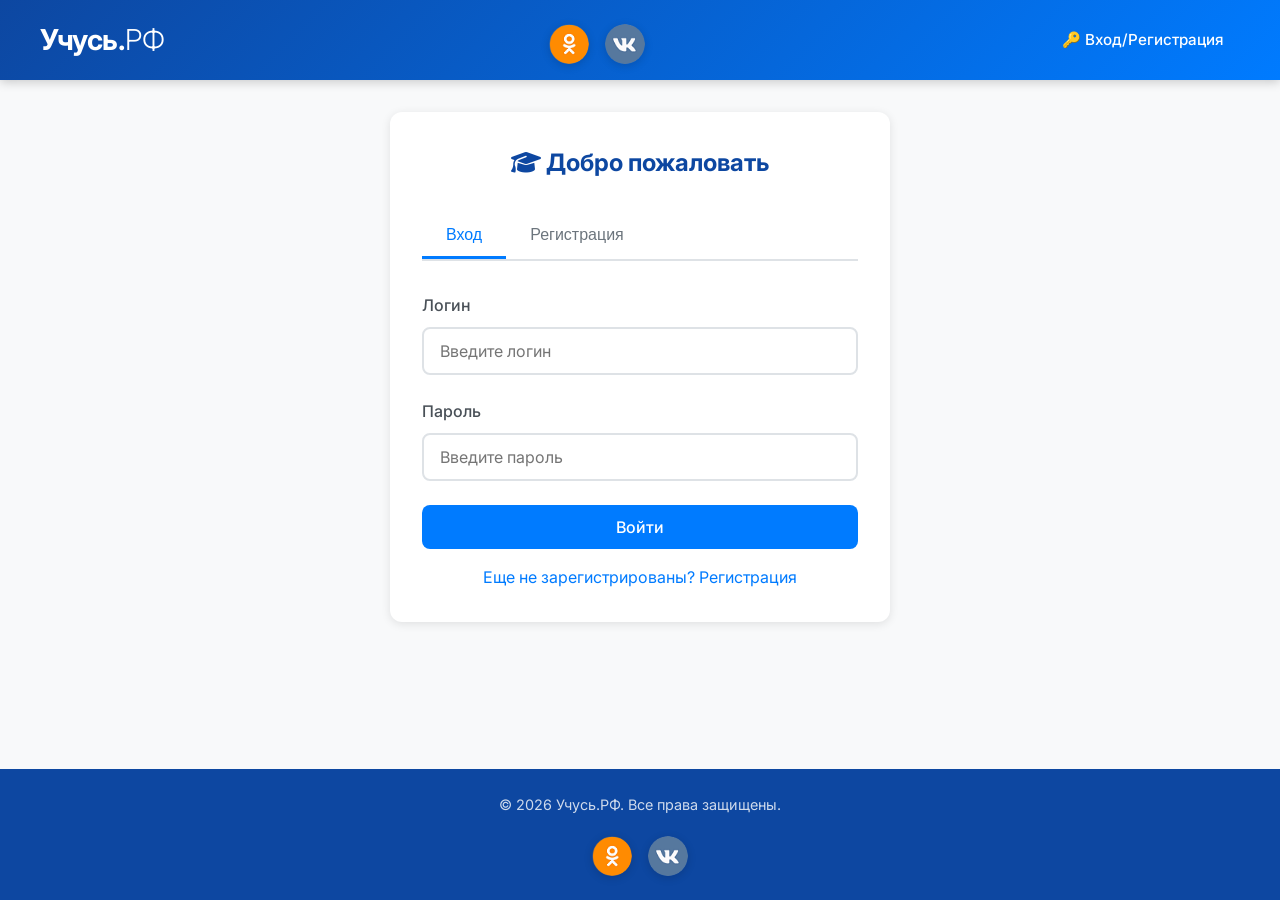
<file: project/index.html>
<!DOCTYPE html>
<html lang="ru">
<head>
    <meta charset="UTF-8">
    <meta name="viewport" content="width=device-width, initial-scale=1.0, maximum-scale=1.0, user-scalable=no">
    <title>Учусь.РФ - Образовательный портал</title>
    <link rel="preconnect" href="https://fonts.googleapis.com">
    <link rel="preconnect" href="https://fonts.gstatic.com" crossorigin>
    <link href="https://fonts.googleapis.com/css2?family=Inter:wght@300;400;500;600;700&display=swap" rel="stylesheet">
    <link rel="stylesheet" href="https://cdnjs.cloudflare.com/ajax/libs/font-awesome/6.5.0/css/all.min.css">
    <link rel="stylesheet" href="css/style.css">
</head>
<body>
    <header>
        <div class="header-container">
            <a href="index.html" class="logo">Учусь.<span>РФ</span></a>
            <div style="display: flex; align-items: center; gap: 1rem;">
                <!-- Соцсети в шапке -->
                <div class="social-icons" style="margin-right: 1rem;">
                    <a href="#" class="social-icon" target="_blank" title="Одноклассники">
                        <img src="./assets/images/social/odnoc.png" alt="odnoc">
                    </a>
                    <a href="#" class="social-icon" target="_blank" title="VK">
                        <img src="assets/images/social/vk.png" alt="ВКонтакте">
                    </a>
                </div>
                <button class="hamburger" aria-label="Меню">
                    <span></span>
                    <span></span>
                    <span></span>
                </button>
            </div>
            <nav></nav>
        </div>
    </header>

    <main>
        <div class="card text-center" style="padding: 4rem 2rem;">
            <div style="font-size: 4rem; margin-bottom: 1rem;">🎓</div>
            <h1 style="color: var(--primary-dark); margin-bottom: 1rem;">Добро пожаловать в Учусь.РФ</h1>
            <p style="font-size: 1.2rem; color: #6c757d; max-width: 600px; margin: 0 auto;">
                Образовательный портал для повышения квалификации и профессиональной переподготовки
            </p>
            <div style="margin-top: 2rem; display: flex; gap: 1rem; justify-content: center; flex-wrap: wrap;">
                <a href="login.html" class="btn btn-primary">Войти в систему</a>
            </div>
        </div>
    </main>

    <footer>
        <div class="footer-social">
            <p>© 2026 Учусь.РФ. Все права защищены.</p>
            <div class="social-icons">
                <a href="#" class="social-icon" target="_blank" title="odnoc">
                    <img src="./assets/images/social/odnoc.png" alt="odnoc">
                </a>
                <a href="#" class="social-icon" target="_blank" title="VK">
                    <img src="assets/images/social/vk.png" alt="ВКонтакте">
                </a>
                </a>
            </div>
        </div>
    </footer>

    <script src="js/main.js"></script>
</body>
</html>
</file>
<file: project/css/style.css>
/* ============================================
   ОБЩИЕ СТИЛИ
   ============================================ */

   * {
    margin: 0;
    padding: 0;
    box-sizing: border-box;
}

body {
    font-family: 'Inter', -apple-system, BlinkMacSystemFont, sans-serif;
    background: #f8f9fa;
    color: #212529;
    line-height: 1.6;
    min-height: 100vh;
    display: flex;
    flex-direction: column;
}

/* ============================================
   ЦВЕТА И ПЕРЕМЕННЫЕ
   ============================================ */

:root {
    --primary: #007bff;
    --primary-dark: #0d47a1;
    --gray: #ced4da;
    --gray-light: #dee2e6;
    --white: #ffffff;
    --success: #28a745;
    --danger: #dc3545;
    --warning: #ffc107;
    --info: #17a2b8;
    --shadow: 0 2px 10px rgba(0, 0, 0, 0.1);
    --radius: 12px;
    --transition: all 0.3s ease;
}

/* ============================================
   HEADER
   ============================================ */

header {
    background: linear-gradient(135deg, var(--primary-dark), var(--primary));
    color: var(--white);
    padding: 1rem 2rem;
    box-shadow: 0 2px 10px rgba(0, 0, 0, 0.2);
    position: sticky;
    top: 0;
    z-index: 1000;
}

.header-container {
    max-width: 1200px;
    margin: 0 auto;
    display: flex;
    justify-content: space-between;
    align-items: center;
    flex-wrap: wrap;
}

.logo {
    font-size: 1.8rem;
    font-weight: 700;
    text-decoration: none;
    color: var(--white);
    letter-spacing: -0.5px;
}

.logo:hover {
    opacity: 0.9;
}

.logo span {
    font-weight: 300;
}

nav {
    display: flex;
    align-items: center;
    gap: 1.5rem;
}

nav a {
    color: var(--white);
    text-decoration: none;
    font-size: 0.95rem;
    font-weight: 500;
    padding: 0.5rem 1rem;
    border-radius: 8px;
    transition: var(--transition);
}

nav a:hover {
    background: rgba(255, 255, 255, 0.2);
    transform: translateY(-2px);
}

nav a.active {
    background: rgba(255, 255, 255, 0.25);
}

/* ============================================
   ГАМБУРГЕР-МЕНЮ
   ============================================ */

.hamburger {
    display: none;
    flex-direction: column;
    cursor: pointer;
    padding: 0.5rem;
    background: none;
    border: none;
}

.hamburger span {
    width: 28px;
    height: 3px;
    background: var(--white);
    margin: 3px 0;
    border-radius: 2px;
    transition: var(--transition);
}

.hamburger.active span:nth-child(1) {
    transform: rotate(45deg) translate(5px, 5px);
}

.hamburger.active span:nth-child(2) {
    opacity: 0;
}

.hamburger.active span:nth-child(3) {
    transform: rotate(-45deg) translate(5px, -5px);
}

/* ============================================
   MAIN CONTENT
   ============================================ */

main {
    flex: 1;
    max-width: 1200px;
    margin: 0 auto;
    padding: 2rem;
    width: 100%;
}

/* ============================================
   FOOTER
   ============================================ */

footer {
    background: var(--primary-dark);
    color: var(--white);
    text-align: center;
    padding: 1.5rem;
    margin-top: 2rem;
}

footer p {
    opacity: 0.8;
    font-size: 0.9rem;
}

/* ============================================
   КАРТОЧКИ И КОНТЕЙНЕРЫ
   ============================================ */

.card {
    background: var(--white);
    border-radius: var(--radius);
    box-shadow: var(--shadow);
    padding: 2rem;
    margin-bottom: 2rem;
    transition: var(--transition);
}

.card:hover {
    box-shadow: 0 4px 20px rgba(0, 0, 0, 0.15);
}

.card-title {
    font-size: 1.5rem;
    font-weight: 600;
    margin-bottom: 1.5rem;
    color: var(--primary-dark);
}

/* ============================================
   ФОРМЫ
   ============================================ */

.form-group {
    margin-bottom: 1.5rem;
}

.form-group label {
    display: block;
    font-weight: 500;
    margin-bottom: 0.5rem;
    color: #495057;
}

.form-group input,
.form-group select,
.form-group textarea {
    width: 100%;
    padding: 0.75rem 1rem;
    border: 2px solid var(--gray-light);
    border-radius: 8px;
    font-size: 1rem;
    font-family: inherit;
    transition: var(--transition);
    background: var(--white);
}

.form-group input:focus,
.form-group select:focus,
.form-group textarea:focus {
    outline: none;
    border-color: var(--primary);
    box-shadow: 0 0 0 3px rgba(0, 123, 255, 0.1);
}

.form-group input.error {
    border-color: var(--danger);
}

.form-group input.success {
    border-color: var(--success);
}

.form-group .help-text {
    font-size: 0.85rem;
    margin-top: 0.25rem;
    display: block;
}

.form-group .help-text.error {
    color: var(--danger);
}

.form-group .help-text.success {
    color: var(--success);
}

/* ============================================
   КНОПКИ
   ============================================ */

.btn {
    display: inline-block;
    padding: 0.75rem 2rem;
    border: none;
    border-radius: 8px;
    font-size: 1rem;
    font-weight: 500;
    font-family: inherit;
    cursor: pointer;
    transition: var(--transition);
    text-decoration: none;
    text-align: center;
}

.btn-primary {
    background: var(--primary);
    color: var(--white);
}

.btn-primary:hover {
    background: var(--primary-dark);
    transform: translateY(-2px);
    box-shadow: 0 4px 12px rgba(0, 123, 255, 0.3);
}

.btn-success {
    background: var(--success);
    color: var(--white);
}

.btn-success:hover {
    background: #218838;
    transform: translateY(-2px);
}

.btn-danger {
    background: var(--danger);
    color: var(--white);
}

.btn-danger:hover {
    background: #c82333;
    transform: translateY(-2px);
}

.btn-warning {
    background: var(--warning);
    color: #212529;
}

.btn-warning:hover {
    background: #e0a800;
    transform: translateY(-2px);
}

.btn-outline {
    background: transparent;
    color: var(--primary);
    border: 2px solid var(--primary);
}

.btn-outline:hover {
    background: var(--primary);
    color: var(--white);
    transform: translateY(-2px);
}

.btn-sm {
    padding: 0.4rem 1rem;
    font-size: 0.85rem;
}

.btn-block {
    width: 100%;
}

/* ============================================
   ТОСТЫ (УВЕДОМЛЕНИЯ)
   ============================================ */

.toast-container {
    position: fixed;
    top: 80px;
    right: 20px;
    z-index: 9999;
    display: flex;
    flex-direction: column;
    gap: 10px;
    max-width: 400px;
    width: 100%;
}

.toast {
    background: var(--white);
    padding: 1rem 1.5rem;
    border-radius: 8px;
    box-shadow: 0 4px 20px rgba(0, 0, 0, 0.2);
    border-left: 4px solid var(--primary);
    animation: slideInRight 0.4s ease;
    display: flex;
    align-items: center;
    gap: 0.75rem;
}

.toast.success {
    border-left-color: var(--success);
}

.toast.error {
    border-left-color: var(--danger);
}

.toast.info {
    border-left-color: var(--info);
}

.toast i {
    font-size: 1.2rem;
}

.toast.success i {
    color: var(--success);
}

.toast.error i {
    color: var(--danger);
}

.toast.info i {
    color: var(--info);
}

.toast .toast-message {
    flex: 1;
    font-size: 0.95rem;
}

.toast .toast-close {
    cursor: pointer;
    opacity: 0.5;
    transition: var(--transition);
    background: none;
    border: none;
    font-size: 1.2rem;
}

.toast .toast-close:hover {
    opacity: 1;
}

@keyframes slideInRight {
    from {
        transform: translateX(100%);
        opacity: 0;
    }
    to {
        transform: translateX(0);
        opacity: 1;
    }
}

@keyframes fadeOut {
    from {
        opacity: 1;
        transform: translateX(0);
    }
    to {
        opacity: 0;
        transform: translateX(100%);
    }
}

/* ============================================
   МОДАЛЬНОЕ ОКНО
   ============================================ */

.modal-overlay {
    display: none;
    position: fixed;
    top: 0;
    left: 0;
    width: 100%;
    height: 100%;
    background: rgba(0, 0, 0, 0.5);
    z-index: 9998;
    justify-content: center;
    align-items: center;
    animation: fadeIn 0.3s ease;
}

.modal-overlay.active {
    display: flex;
}

.modal {
    background: var(--white);
    border-radius: var(--radius);
    padding: 2rem;
    max-width: 500px;
    width: 90%;
    max-height: 80vh;
    overflow-y: auto;
    animation: scaleIn 0.3s ease;
}

.modal-header {
    display: flex;
    justify-content: space-between;
    align-items: center;
    margin-bottom: 1.5rem;
}

.modal-header h3 {
    font-size: 1.3rem;
    font-weight: 600;
    color: var(--primary-dark);
}

.modal-close {
    cursor: pointer;
    font-size: 1.5rem;
    background: none;
    border: none;
    color: #6c757d;
    transition: var(--transition);
}

.modal-close:hover {
    color: var(--danger);
    transform: rotate(90deg);
}

@keyframes fadeIn {
    from {
        opacity: 0;
    }
    to {
        opacity: 1;
    }
}

@keyframes scaleIn {
    from {
        transform: scale(0.9);
        opacity: 0;
    }
    to {
        transform: scale(1);
        opacity: 1;
    }
}

/* ============================================
   СЛАЙДЕР
   ============================================ */

.slider-container {
    position: relative;
    overflow: hidden;
    border-radius: var(--radius);
    background: var(--gray-light);
    height: 300px;
}

.slider-track {
    display: flex;
    transition: transform 0.5s ease;
    height: 100%;
}

.slide {
    min-width: 100%;
    height: 100%;
    background-size: cover;
    background-position: center;
    display: flex;
    align-items: center;
    justify-content: center;
    color: var(--white);
    font-size: 2rem;
    font-weight: 700;
    text-shadow: 0 2px 10px rgba(0, 0, 0, 0.5);
}

.slide img {
    width: 100%;
    height: 100%;
    object-fit: cover;
}

.slider-btn {
    position: absolute;
    top: 50%;
    transform: translateY(-50%);
    background: rgba(255, 255, 255, 0.8);
    border: none;
    border-radius: 50%;
    width: 40px;
    height: 40px;
    cursor: pointer;
    font-size: 1.2rem;
    transition: var(--transition);
    display: flex;
    align-items: center;
    justify-content: center;
}

.slider-btn:hover {
    background: var(--white);
    transform: translateY(-50%) scale(1.1);
}

.slider-btn.prev {
    left: 10px;
}

.slider-btn.next {
    right: 10px;
}

.slider-dots {
    position: absolute;
    bottom: 15px;
    left: 50%;
    transform: translateX(-50%);
    display: flex;
    gap: 8px;
}

.slider-dot {
    width: 10px;
    height: 10px;
    border-radius: 50%;
    background: rgba(255, 255, 255, 0.5);
    cursor: pointer;
    transition: var(--transition);
    border: none;
}

.slider-dot.active {
    background: var(--white);
    transform: scale(1.2);
}

/* ============================================
   ТАБЫ
   ============================================ */

.tabs {
    display: flex;
    border-bottom: 2px solid var(--gray-light);
    margin-bottom: 2rem;
}

.tab-btn {
    padding: 0.75rem 1.5rem;
    background: none;
    border: none;
    border-bottom: 3px solid transparent;
    font-size: 1rem;
    font-weight: 500;
    cursor: pointer;
    transition: var(--transition);
    color: #6c757d;
}

.tab-btn:hover {
    color: var(--primary);
}

.tab-btn.active {
    color: var(--primary);
    border-bottom-color: var(--primary);
}

.tab-content {
    display: none;
}

.tab-content.active {
    display: block;
}

/* ============================================
   ТАБЛИЦЫ
   ============================================ */

.table-responsive {
    overflow-x: auto;
}

table {
    width: 100%;
    border-collapse: collapse;
    font-size: 0.95rem;
}

table th {
    background: var(--primary-dark);
    color: var(--white);
    padding: 0.75rem 1rem;
    text-align: left;
    font-weight: 500;
}

table td {
    padding: 0.75rem 1rem;
    border-bottom: 1px solid var(--gray-light);
}

table tr:hover {
    background: rgba(0, 123, 255, 0.05);
}

/* ============================================
   БЕЙДЖИ (СТАТУСЫ)
   ============================================ */

.badge {
    display: inline-block;
    padding: 0.3rem 0.75rem;
    border-radius: 20px;
    font-size: 0.8rem;
    font-weight: 600;
    text-transform: uppercase;
}

.badge-new {
    background: var(--primary);
    color: var(--white);
}

.badge-progress {
    background: #ff9800;
    color: var(--white);
}

.badge-completed {
    background: var(--success);
    color: var(--white);
}

/* ============================================
   СТАТИСТИКА
   ============================================ */

.stats-grid {
    display: grid;
    grid-template-columns: repeat(auto-fit, minmax(200px, 1fr));
    gap: 1.5rem;
    margin-bottom: 2rem;
}

.stat-card {
    background: var(--white);
    padding: 1.5rem;
    border-radius: var(--radius);
    box-shadow: var(--shadow);
    text-align: center;
}

.stat-card .stat-number {
    font-size: 2.5rem;
    font-weight: 700;
    color: var(--primary-dark);
}

.stat-card .stat-label {
    font-size: 0.9rem;
    color: #6c757d;
    margin-top: 0.25rem;
}

/* ============================================
   ПАГИНАЦИЯ
   ============================================ */

.pagination {
    display: flex;
    justify-content: center;
    align-items: center;
    gap: 0.5rem;
    margin-top: 1.5rem;
    flex-wrap: wrap;
}

.pagination button {
    padding: 0.5rem 1rem;
    border: 1px solid var(--gray-light);
    background: var(--white);
    border-radius: 6px;
    cursor: pointer;
    transition: var(--transition);
}

.pagination button:hover:not(:disabled) {
    background: var(--primary);
    color: var(--white);
    border-color: var(--primary);
}

.pagination button:disabled {
    opacity: 0.5;
    cursor: not-allowed;
}

.pagination .page-info {
    padding: 0.5rem 1rem;
    font-weight: 500;
}

/* ============================================
   ФИЛЬТРЫ
   ============================================ */

.filters {
    display: flex;
    gap: 1rem;
    flex-wrap: wrap;
    margin-bottom: 1.5rem;
}

.filters select,
.filters input {
    padding: 0.5rem 1rem;
    border: 2px solid var(--gray-light);
    border-radius: 8px;
    font-size: 0.95rem;
    font-family: inherit;
    background: var(--white);
    min-width: 150px;
}

.filters select:focus,
.filters input:focus {
    outline: none;
    border-color: var(--primary);
}

/* ============================================
   ЗАЯВКИ В ЛИЧНОМ КАБИНЕТЕ
   ============================================ */

.request-item {
    border: 1px solid var(--gray-light);
    border-radius: 8px;
    padding: 1rem 1.5rem;
    margin-bottom: 1rem;
    transition: var(--transition);
}

.request-item:hover {
    border-color: var(--primary);
    box-shadow: var(--shadow);
}

.request-item .request-header {
    display: flex;
    justify-content: space-between;
    align-items: center;
    flex-wrap: wrap;
    gap: 0.5rem;
}

.request-item .request-course {
    font-weight: 600;
    font-size: 1.1rem;
}

.request-item .request-meta {
    display: flex;
    gap: 1rem;
    font-size: 0.9rem;
    color: #6c757d;
    margin-top: 0.5rem;
    flex-wrap: wrap;
}

.request-item .request-actions {
    margin-top: 0.75rem;
    display: flex;
    gap: 0.5rem;
    flex-wrap: wrap;
}

/* ============================================
   ОТЗЫВЫ
   ============================================ */

.review-item {
    border-left: 3px solid var(--primary);
    padding: 1rem 1.5rem;
    margin-bottom: 1rem;
    background: #f8f9fa;
    border-radius: 0 8px 8px 0;
}

.review-item .review-text {
    font-size: 0.95rem;
    color: #495057;
}

.review-item .review-meta {
    font-size: 0.8rem;
    color: #6c757d;
    margin-top: 0.25rem;
}

/* ============================================
   АДАПТИВНОСТЬ (МОБИЛЬНЫЕ)
   ============================================ */

@media (max-width: 768px) {
    header {
        padding: 0.75rem 1rem;
    }

    .hamburger {
        display: flex;
    }

    nav {
        display: none;
        width: 100%;
        flex-direction: column;
        padding: 1rem 0;
        gap: 0.5rem;
    }

    nav.open {
        display: flex;
    }

    nav a {
        width: 100%;
        text-align: center;
        padding: 0.75rem;
    }

    main {
        padding: 1rem;
    }

    .card {
        padding: 1rem;
    }

    .stats-grid {
        grid-template-columns: 1fr 1fr;
        gap: 0.75rem;
    }

    .stat-card .stat-number {
        font-size: 2rem;
    }

    .slider-container {
        height: 200px;
    }

    .slider-btn {
        width: 32px;
        height: 32px;
        font-size: 0.9rem;
    }

    .tabs {
        flex-direction: column;
        border-bottom: none;
        gap: 0.5rem;
    }

    .tab-btn {
        border-bottom: 2px solid var(--gray-light);
        text-align: center;
    }

    .tab-btn.active {
        border-bottom-color: var(--primary);
    }

    .filters {
        flex-direction: column;
    }

    .filters select,
    .filters input {
        width: 100%;
        min-width: unset;
    }

    .request-item .request-header {
        flex-direction: column;
        align-items: flex-start;
    }

    .pagination {
        gap: 0.25rem;
    }

    .pagination button {
        padding: 0.4rem 0.75rem;
        font-size: 0.85rem;
    }

    table {
        font-size: 0.8rem;
    }

    table th,
    table td {
        padding: 0.5rem;
    }

    .toast-container {
        max-width: 90%;
        right: 10px;
        top: 70px;
    }

    .modal {
        padding: 1.5rem;
        width: 95%;
    }

    .logo {
        font-size: 1.4rem;
    }
}

@media (max-width: 480px) {
    .stats-grid {
        grid-template-columns: 1fr;
    }

    .slider-container {
        height: 150px;
    }

    .btn {
        padding: 0.6rem 1.5rem;
        font-size: 0.9rem;
    }

    .card-title {
        font-size: 1.2rem;
    }
}

/* ============================================
   УТИЛИТЫ
   ============================================ */

.text-center {
    text-align: center;
}

.text-muted {
    color: #6c757d;
}

.mt-1 {
    margin-top: 0.5rem;
}
.mt-2 {
    margin-top: 1rem;
}
.mt-3 {
    margin-top: 2rem;
}

.mb-1 {
    margin-bottom: 0.5rem;
}
.mb-2 {
    margin-bottom: 1rem;
}
.mb-3 {
    margin-bottom: 2rem;
}

.d-flex {
    display: flex;
}
.gap-1 {
    gap: 0.5rem;
}
.gap-2 {
    gap: 1rem;
}
.flex-wrap {
    flex-wrap: wrap;
}
.align-center {
    align-items: center;
}
.justify-between {
    justify-content: space-between;
}
/* ============================================
   СОЦИАЛЬНЫЕ СЕТИ
   ============================================ */

   .social-icons {
    display: flex;
    gap: 1rem;
    justify-content: center;
    align-items: center;
    margin-top: 0.5rem;
}

.social-icon {
    display: inline-block;
    width: 40px;
    height: 40px;
    border-radius: 50%;
    transition: var(--transition);
    overflow: hidden;
    position: relative;
    box-shadow: 0 2px 8px rgba(0, 0, 0, 0.15);
}

.social-icon img {
    width: 100%;
    height: 100%;
    object-fit: cover;
    display: block;
    transition: var(--transition);
}

.social-icon:hover {
    transform: translateY(-5px) scale(1.1);
    box-shadow: 0 4px 15px rgba(0, 0, 0, 0.3);
}

.social-icon:hover img {
    filter: brightness(1.1);
}

/* Размеры для разных мест */
.social-icon-sm {
    width: 32px;
    height: 32px;
}

.social-icon-lg {
    width: 48px;
    height: 48px;
}

/* Подвал с соцсетями */
.footer-social {
    display: flex;
    flex-direction: column;
    align-items: center;
    gap: 0.75rem;
}

.footer-social .social-label {
    font-size: 0.85rem;
    opacity: 0.7;
    letter-spacing: 1px;
    text-transform: uppercase;
}

/* Адаптив */
@media (max-width: 768px) {
    .social-icon {
        width: 35px;
        height: 35px;
    }
    
    .social-icon-lg {
        width: 40px;
        height: 40px;
    }
}

@media (max-width: 480px) {
    .social-icon {
        width: 30px;
        height: 30px;
    }
    
    .social-icon-lg {
        width: 35px;
        height: 35px;
    }
    
    .social-icons {
        gap: 0.75rem;
    }
}
/* ============================================
   СЛАЙДЕР С КВАДРАТНЫМИ ФОТОГРАФИЯМИ
   ============================================ */

.slider-container {
    position: relative;
    overflow: hidden;
    border-radius: var(--radius);
    background: var(--gray-light);
    width: 100%;
    max-width: 600px;
    margin: 0 auto;
    aspect-ratio: 1 / 1; /* КВАДРАТ! */
}

.slider-track {
    display: flex;
    transition: transform 0.5s ease;
    height: 100%;
    width: 100%;
}

.slide {
    min-width: 100%;
    height: 100%;
    flex-shrink: 0;
}

.slide img {
    width: 100%;
    height: 100%;
    object-fit: contain; /* Обрезает изображение, сохраняя пропорции */
    display: block;
}

/* Для градиентов (если нет картинок) */
.slide.gradient {
    display: flex;
    align-items: center;
    justify-content: center;
    color: var(--white);
    font-size: 1.5rem;
    font-weight: 700;
    text-shadow: 0 2px 10px rgba(0, 0, 0, 0.5);
}

.slider-btn {
    position: absolute;
    top: 50%;
    transform: translateY(-50%);
    background: rgba(255, 255, 255, 0.9);
    border: none;
    border-radius: 50%;
    width: 40px;
    height: 40px;
    cursor: pointer;
    font-size: 1.2rem;
    transition: var(--transition);
    display: flex;
    align-items: center;
    justify-content: center;
    box-shadow: 0 2px 10px rgba(0, 0, 0, 0.2);
    z-index: 10;
}

.slider-btn:hover {
    background: var(--white);
    transform: translateY(-50%) scale(1.1);
    box-shadow: 0 4px 15px rgba(0, 0, 0, 0.3);
}

.slider-btn.prev {
    left: 10px;
}

.slider-btn.next {
    right: 10px;
}

.slider-dots {
    position: absolute;
    bottom: 15px;
    left: 50%;
    transform: translateX(-50%);
    display: flex;
    gap: 8px;
    z-index: 10;
}

.slider-dot {
    width: 12px;
    height: 12px;
    border-radius: 50%;
    background: rgba(255, 255, 255, 0.6);
    cursor: pointer;
    transition: var(--transition);
    border: none;
    padding: 0;
}

.slider-dot.active {
    background: var(--white);
    transform: scale(1.3);
    box-shadow: 0 0 10px rgba(255, 255, 255, 0.5);
}

/* Адаптив */
@media (max-width: 768px) {
    .slider-container {
        max-width: 100%;
        aspect-ratio: 1 / 1;
    }
    
    .slider-btn {
        width: 32px;
        height: 32px;
        font-size: 0.9rem;
    }
}

@media (max-width: 480px) {
    .slider-container {
        aspect-ratio: 1 / 1;
    }
    
    .slider-btn {
        width: 28px;
        height: 28px;
        font-size: 0.8rem;
    }
    
    .slider-dot {
        width: 10px;
        height: 10px;
    }
}
</file>
